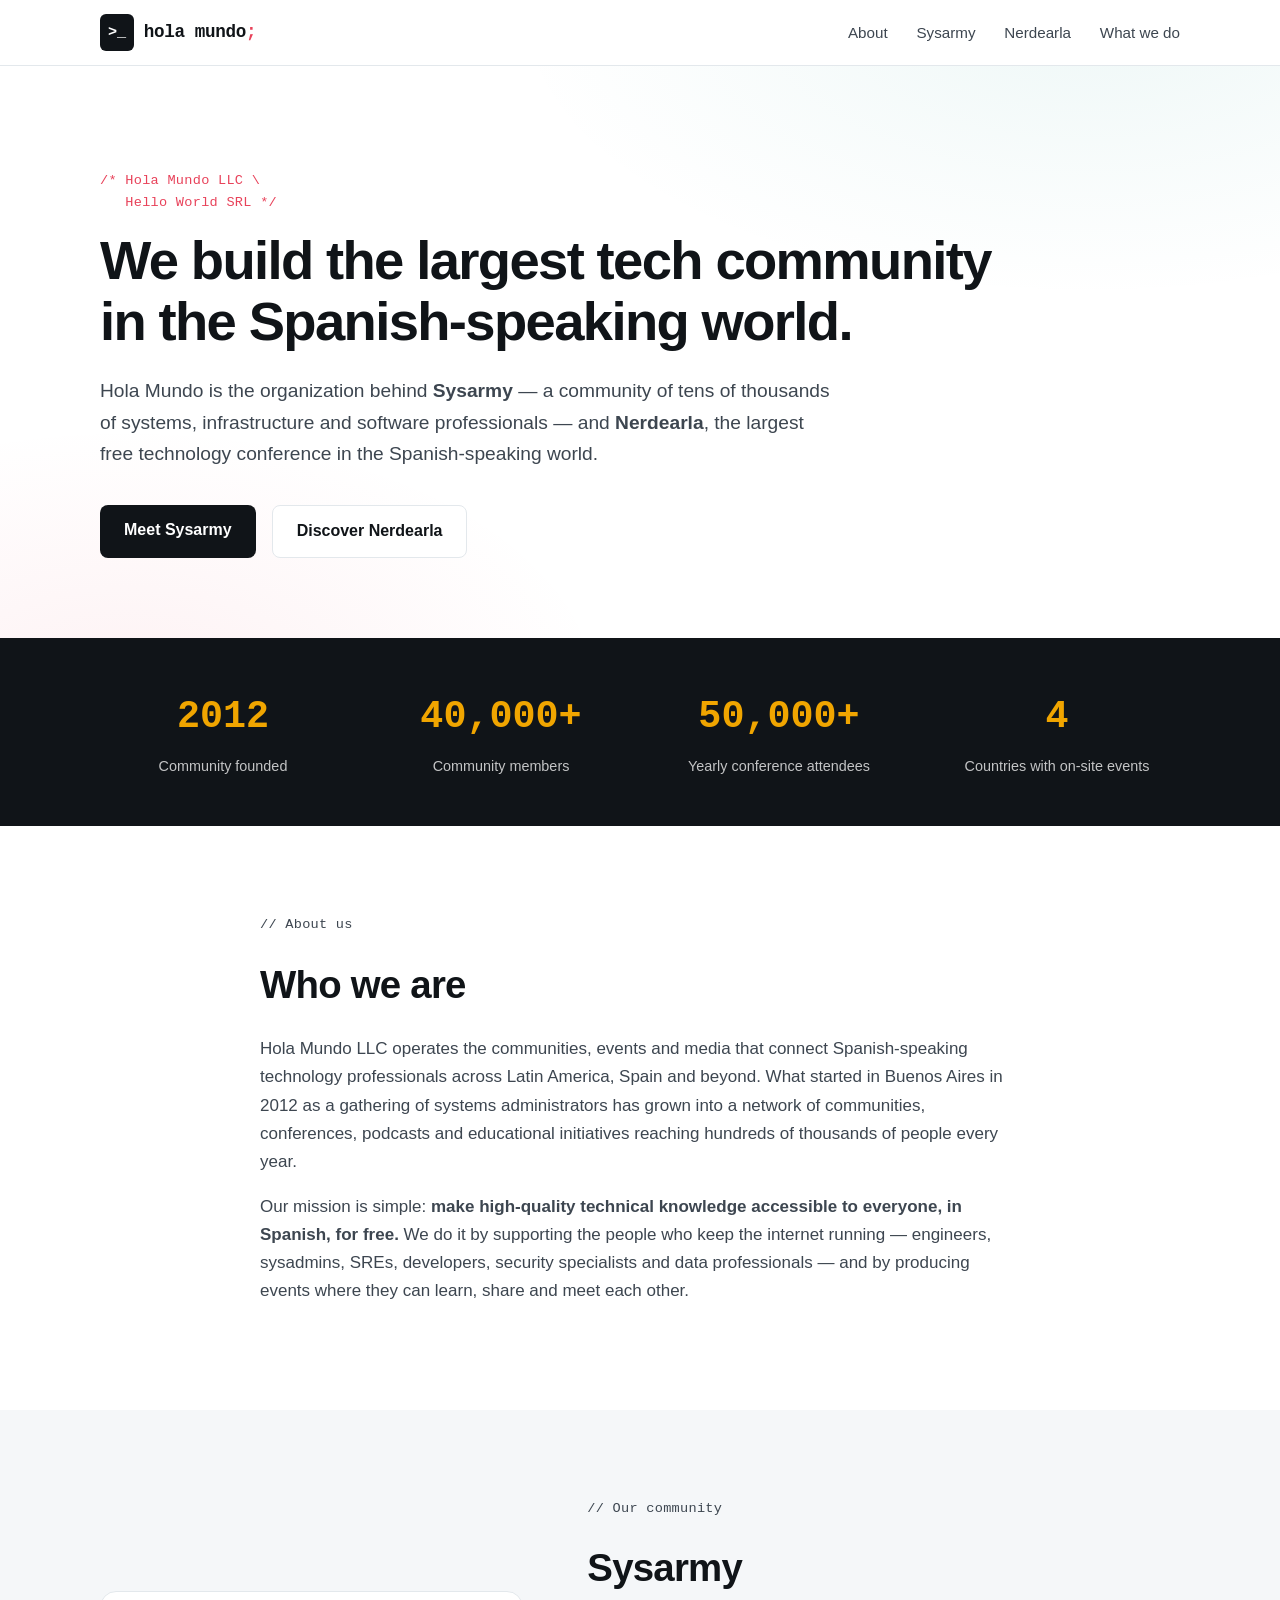
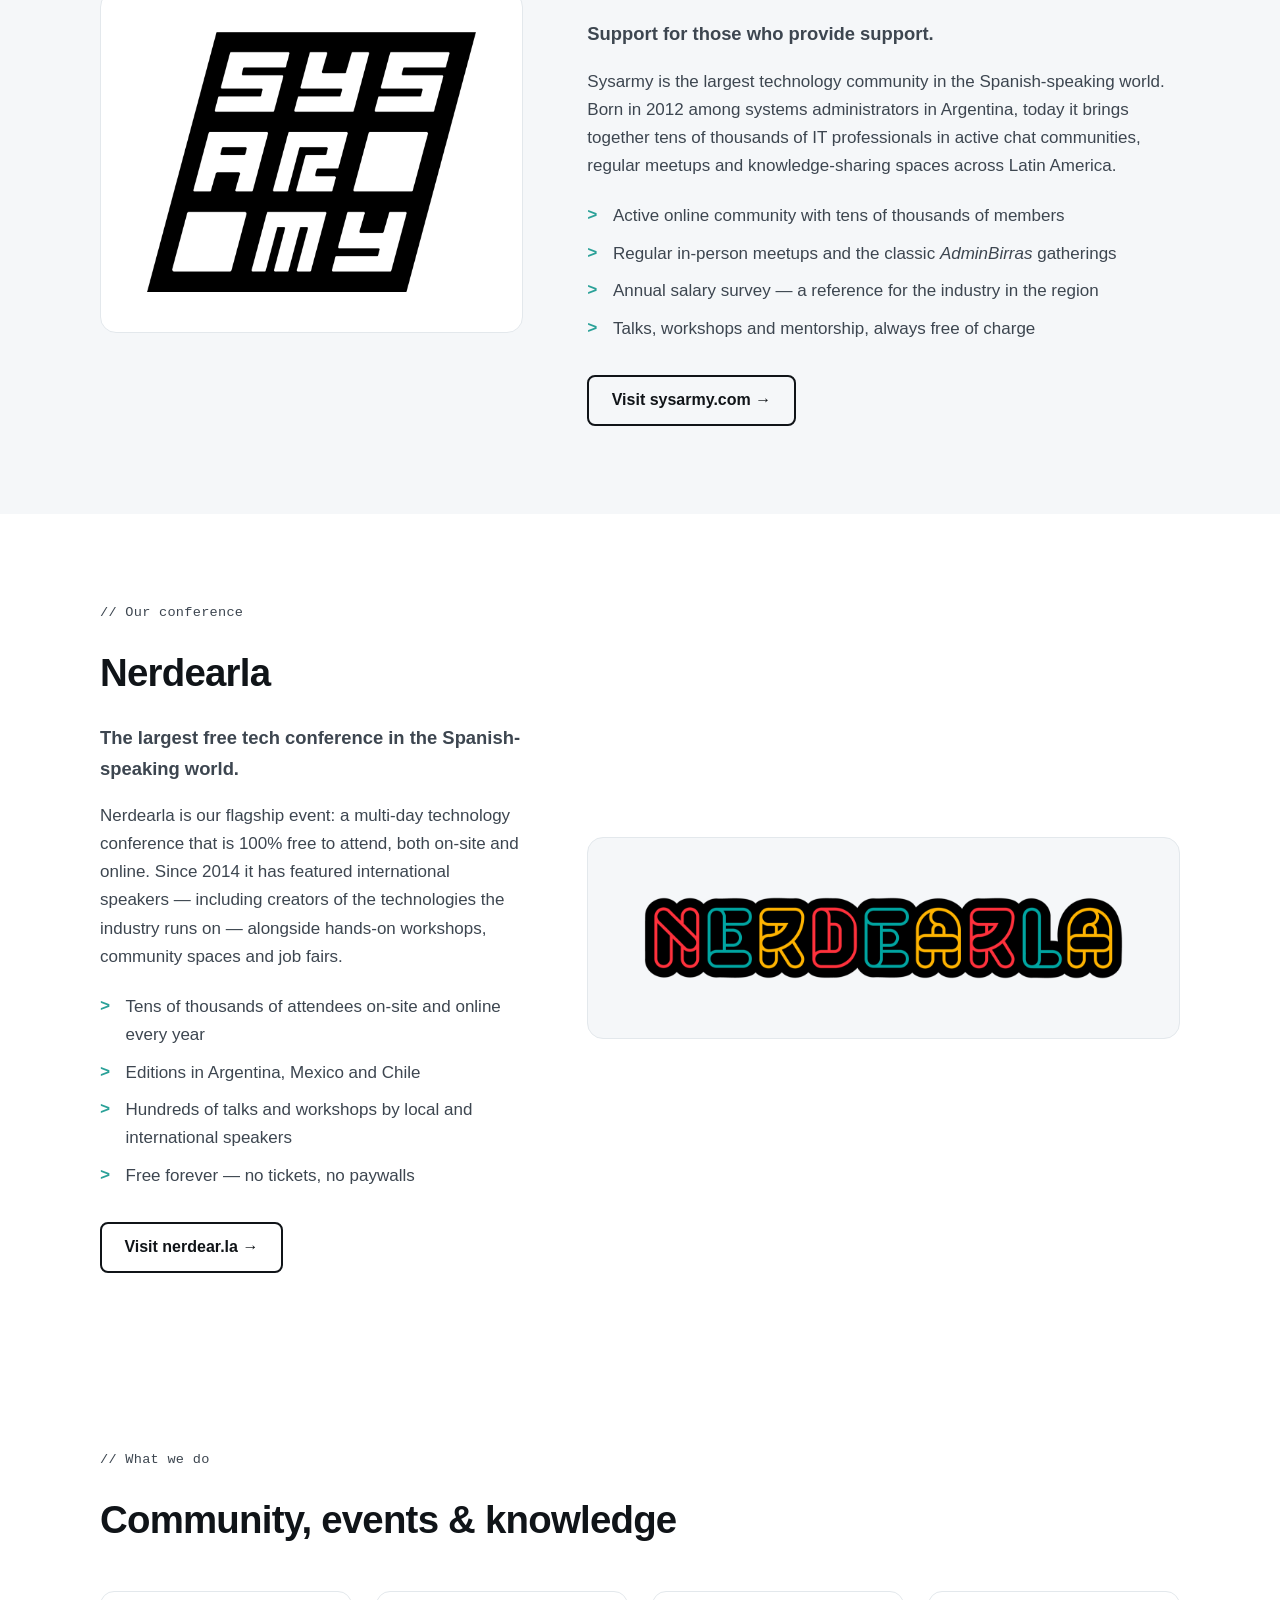
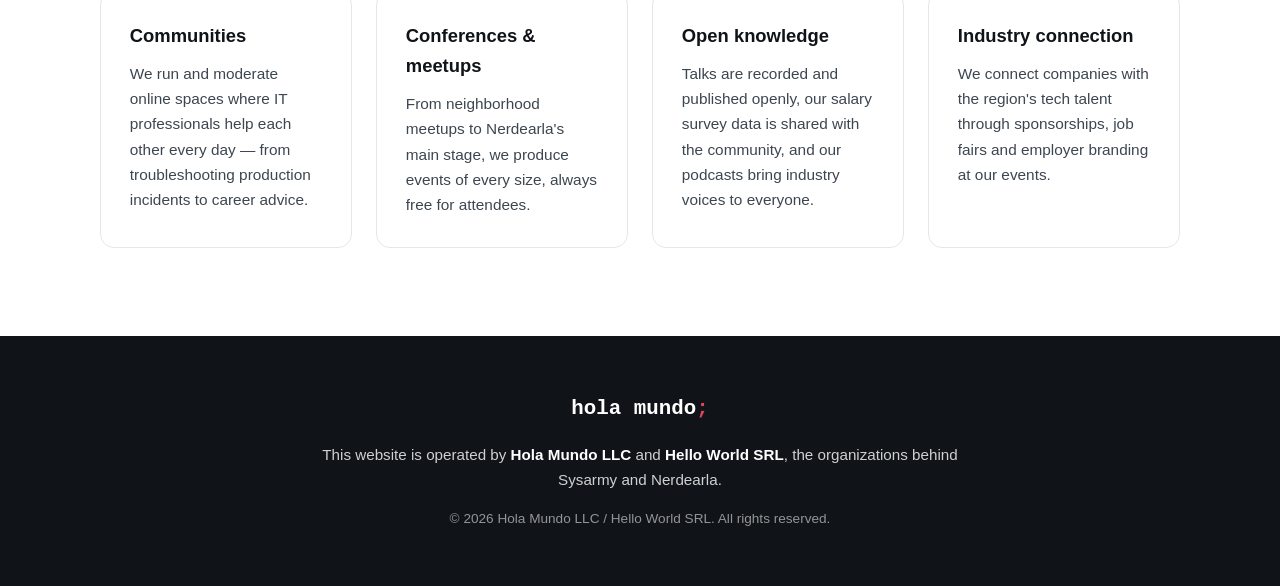
<file: index.html>
<!DOCTYPE html>
<html lang="en">
<head>
  <meta charset="UTF-8">
  <meta name="viewport" content="width=device-width, initial-scale=1.0">
  <title>Hola Mundo — Building the largest tech community in the Spanish-speaking world</title>
  <meta name="description" content="Hola Mundo LLC is the organization behind Sysarmy, the largest tech community in the Spanish-speaking world, and Nerdearla, its largest free tech conference.">
  <link rel="icon" type="image/svg+xml" href="assets/img/favicon.svg">
  <link rel="canonical" href="https://helloworld.ar/">
  <meta property="og:title" content="Hola Mundo — Sysarmy &amp; Nerdearla">
  <meta property="og:description" content="The organization behind Sysarmy and Nerdearla: community, knowledge and free tech events for the Spanish-speaking world.">
  <meta property="og:type" content="website">
  <meta property="og:url" content="https://helloworld.ar/">
  <link rel="stylesheet" href="css/styles.css">
</head>
<body>

  <header class="site-header" id="top">
    <div class="container header-inner">
      <a href="#top" class="brand" aria-label="Hola Mundo — home">
        <span class="brand-mark" aria-hidden="true">&gt;_</span>
        <span class="brand-name">hola mundo<span class="accent">;</span></span>
      </a>
      <nav class="site-nav" aria-label="Main navigation">
        <button class="nav-toggle" aria-expanded="false" aria-controls="nav-menu">
          <span class="sr-only">Menu</span>
          <span class="nav-toggle-bar"></span>
          <span class="nav-toggle-bar"></span>
          <span class="nav-toggle-bar"></span>
        </button>
        <ul id="nav-menu" class="nav-menu">
          <li><a href="#about">About</a></li>
          <li><a href="#sysarmy">Sysarmy</a></li>
          <li><a href="#nerdearla">Nerdearla</a></li>
          <li><a href="#what-we-do">What we do</a></li>
        </ul>
      </nav>
    </div>
  </header>

  <main>

    <!-- Hero -->
    <section class="hero">
      <div class="container">
        <p class="hero-kicker">/* Hola Mundo LLC \<br>&nbsp;&nbsp;&nbsp;Hello World SRL */</p>
        <h1>We build the largest tech community<br class="br-desktop"> in the Spanish-speaking world.</h1>
        <p class="hero-lede">
          Hola Mundo is the organization behind <strong>Sysarmy</strong> — a community of
          tens of thousands of systems, infrastructure and software professionals — and
          <strong>Nerdearla</strong>, the largest free technology conference in the
          Spanish-speaking world.
        </p>
        <div class="hero-actions">
          <a class="btn btn-primary" href="#sysarmy">Meet Sysarmy</a>
          <a class="btn btn-secondary" href="#nerdearla">Discover Nerdearla</a>
        </div>
      </div>
    </section>

    <!-- Stats -->
    <section class="stats" aria-label="Key figures">
      <div class="container stats-grid">
        <div class="stat">
          <span class="stat-number" data-count="2012">2012</span>
          <span class="stat-label">Community founded</span>
        </div>
        <div class="stat">
          <span class="stat-number" data-count="40000">40,000+</span>
          <span class="stat-label">Community members</span>
        </div>
        <div class="stat">
          <span class="stat-number" data-count="30000">50,000+</span>
          <span class="stat-label">Yearly conference attendees</span>
        </div>
        <div class="stat">
          <span class="stat-number">4</span>
          <span class="stat-label">Countries with on-site events</span>
        </div>
      </div>
    </section>

    <!-- About -->
    <section class="section" id="about">
      <div class="container narrow">
        <p class="section-kicker">// About us</p>
        <h2>Who we are</h2>
        <p>
          Hola Mundo LLC operates the communities, events and media that connect
          Spanish-speaking technology professionals across Latin America, Spain and beyond.
          What started in Buenos Aires in 2012 as a gathering of systems administrators has
          grown into a network of communities, conferences, podcasts and educational
          initiatives reaching hundreds of thousands of people every year.
        </p>
        <p>
          Our mission is simple: <strong>make high-quality technical knowledge accessible
          to everyone, in Spanish, for free.</strong> We do it by supporting the people who
          keep the internet running — engineers, sysadmins, SREs, developers, security
          specialists and data professionals — and by producing events where they can
          learn, share and meet each other.
        </p>
      </div>
    </section>

    <!-- Sysarmy -->
    <section class="section product product-sysarmy" id="sysarmy">
      <div class="container product-grid">
        <div class="product-media">
          <img src="assets/img/sysarmy-logo.png" alt="Sysarmy logo" loading="lazy" width="500" height="395">
        </div>
        <div class="product-body">
          <p class="section-kicker">// Our community</p>
          <h2>Sysarmy</h2>
          <p class="product-tagline">Support for those who provide support.</p>
          <p>
            Sysarmy is the largest technology community in the Spanish-speaking world.
            Born in 2012 among systems administrators in Argentina, today it brings
            together tens of thousands of IT professionals in active chat communities,
            regular meetups and knowledge-sharing spaces across Latin America.
          </p>
          <ul class="feature-list">
            <li>Active online community with tens of thousands of members</li>
            <li>Regular in-person meetups and the classic <em>AdminBirras</em> gatherings</li>
            <li>Annual salary survey — a reference for the industry in the region</li>
            <li>Talks, workshops and mentorship, always free of charge</li>
          </ul>
          <a class="btn btn-outline" href="https://sysarmy.com" target="_blank" rel="noopener">Visit sysarmy.com&nbsp;→</a>
        </div>
      </div>
    </section>

    <!-- Nerdearla -->
    <section class="section product product-nerdearla" id="nerdearla">
      <div class="container product-grid reverse">
        <div class="product-media">
          <img src="assets/img/nerdearla-logo.png" alt="Nerdearla logo" loading="lazy" width="640" height="151">
        </div>
        <div class="product-body">
          <p class="section-kicker">// Our conference</p>
          <h2>Nerdearla</h2>
          <p class="product-tagline">The largest free tech conference in the Spanish-speaking world.</p>
          <p>
            Nerdearla is our flagship event: a multi-day technology conference that is
            100% free to attend, both on-site and online. Since 2014 it has featured
            international speakers — including creators of the technologies the industry
            runs on — alongside hands-on workshops, community spaces and job fairs.
          </p>
          <ul class="feature-list">
            <li>Tens of thousands of attendees on-site and online every year</li>
            <li>Editions in Argentina, Mexico and Chile</li>
            <li>Hundreds of talks and workshops by local and international speakers</li>
            <li>Free forever — no tickets, no paywalls</li>
          </ul>
          <a class="btn btn-outline" href="https://nerdear.la" target="_blank" rel="noopener">Visit nerdear.la&nbsp;→</a>
        </div>
      </div>
    </section>

    <!-- What we do -->
    <section class="section" id="what-we-do">
      <div class="container">
        <p class="section-kicker">// What we do</p>
        <h2>Community, events &amp; knowledge</h2>
        <div class="cards">
          <article class="card">
            <h3>Communities</h3>
            <p>
              We run and moderate online spaces where IT professionals help each other
              every day — from troubleshooting production incidents to career advice.
            </p>
          </article>
          <article class="card">
            <h3>Conferences &amp; meetups</h3>
            <p>
              From neighborhood meetups to Nerdearla's main stage, we produce events of
              every size, always free for attendees.
            </p>
          </article>
          <article class="card">
            <h3>Open knowledge</h3>
            <p>
              Talks are recorded and published openly, our salary survey data is shared
              with the community, and our podcasts bring industry voices to everyone.
            </p>
          </article>
          <article class="card">
            <h3>Industry connection</h3>
            <p>
              We connect companies with the region's tech talent through sponsorships,
              job fairs and employer branding at our events.
            </p>
          </article>
        </div>
      </div>
    </section>

  </main>

  <footer class="site-footer">
    <div class="container footer-inner">
      <p class="footer-brand">hola mundo<span class="accent">;</span></p>
      <p class="footer-legal">
        This website is operated by <strong>Hola Mundo LLC</strong> and <strong>Hello World SRL</strong>,
        the organizations behind Sysarmy and Nerdearla.
      </p>
      <p class="footer-copy">© <span id="year">2026</span> Hola Mundo LLC / Hello World SRL. All rights reserved.</p>
    </div>
  </footer>

  <script src="js/main.js"></script>
</body>
</html>
</file>
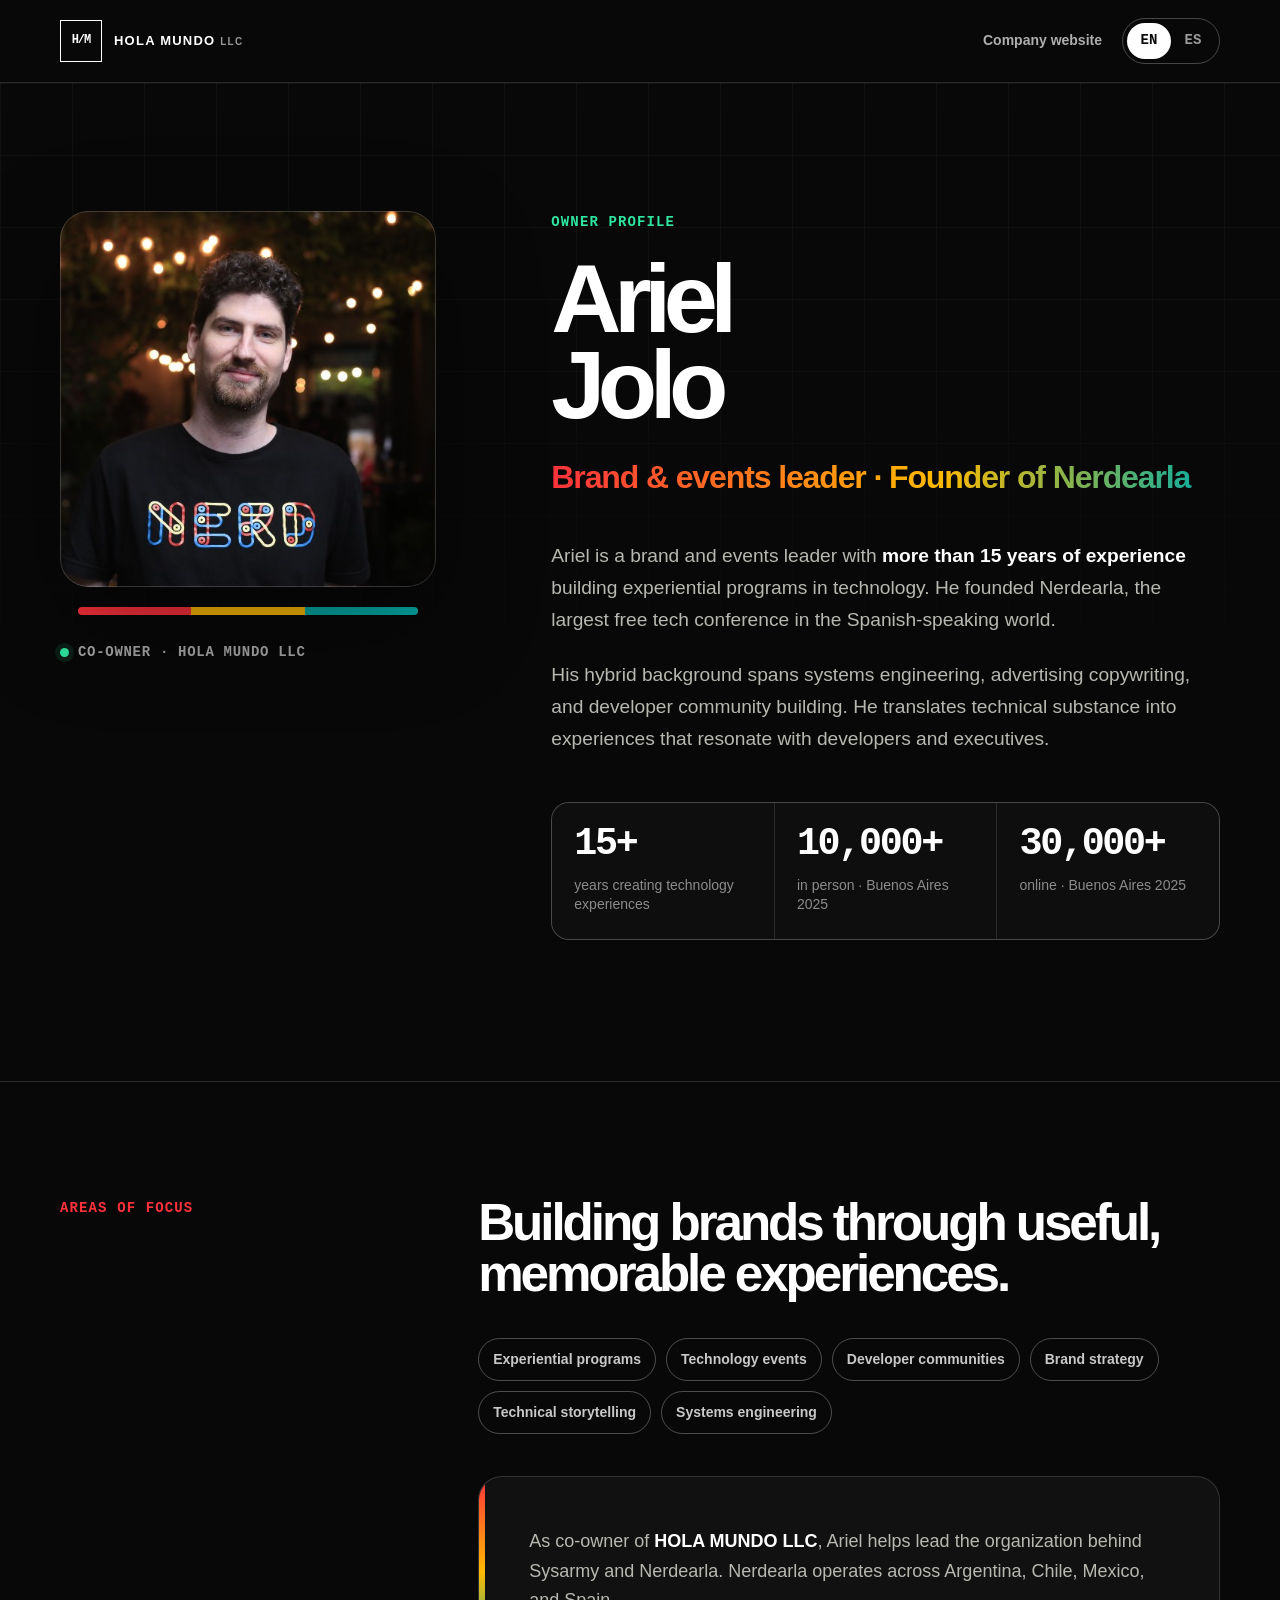
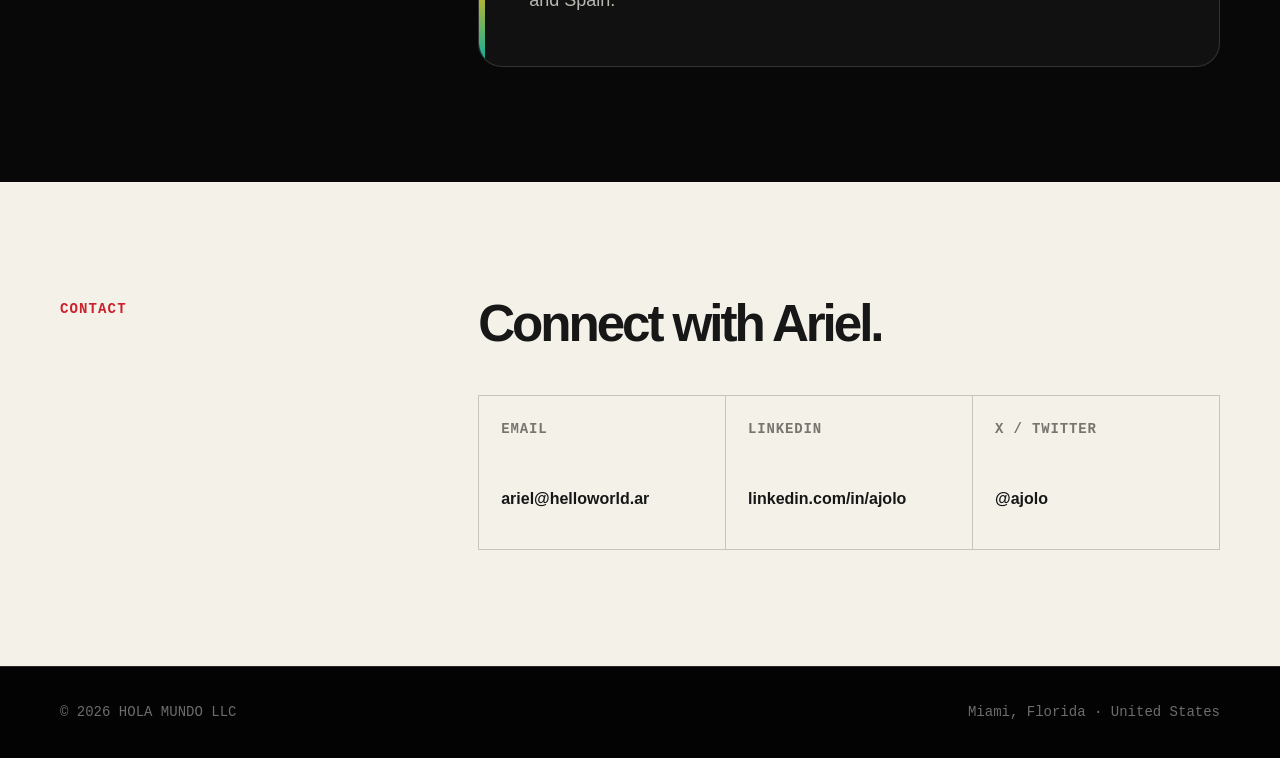
<file: ariel-jolo/index.html>
<!doctype html>
<html lang="en">
  <head>
    <meta charset="UTF-8" />
    <meta name="viewport" content="width=device-width, initial-scale=1.0" />
    <meta name="theme-color" content="#080808" />
    <meta name="robots" content="noindex, nofollow, noarchive, nosnippet" />
    <meta name="googlebot" content="noindex, nofollow, noarchive, nosnippet" />
    <meta name="bingbot" content="noindex, nofollow, noarchive, nosnippet" />
    <meta
      name="description"
      content="Ariel Jolo is co-owner of HOLA MUNDO LLC, founder of Nerdearla, and a brand and events leader in technology."
    />
    <link rel="icon" href="/assets/favicon.png" type="image/png" />
    <link rel="stylesheet" href="/owner-pages.css" />
    <title>Ariel Jolo — Owner, HOLA MUNDO LLC</title>
  </head>
  <body
    data-title-en="Ariel Jolo — Owner, HOLA MUNDO LLC"
    data-title-es="Ariel Jolo — Socio, HOLA MUNDO LLC"
    data-description-en="Ariel Jolo is co-owner of HOLA MUNDO LLC, founder of Nerdearla, and a brand and events leader in technology."
    data-description-es="Ariel Jolo es socio de HOLA MUNDO LLC, fundador de Nerdearla y líder de marca y eventos en tecnología."
  >
    <a class="skip-link" href="#profile">
      <span data-lang="en">Skip to profile</span>
      <span data-lang="es" hidden>Ir al perfil</span>
    </a>

    <header class="site-header">
      <div class="container header-inner">
        <a class="company-wordmark" href="/" aria-label="HOLA MUNDO LLC">
          <span class="wordmark-symbol" aria-hidden="true">H/M</span>
          <span class="wordmark-text">HOLA MUNDO <small>LLC</small></span>
        </a>

        <div class="header-actions">
          <a class="back-link" href="/">
            <span data-lang="en">Company website</span>
            <span data-lang="es" hidden>Sitio de la empresa</span>
          </a>
          <div class="language-switcher" role="group" aria-label="Language / Idioma">
            <button type="button" data-language="en" aria-pressed="true" lang="en">EN</button>
            <button type="button" data-language="es" aria-pressed="false" lang="es">ES</button>
          </div>
        </div>
      </div>
    </header>

    <main class="profile-page" id="profile">
      <div class="grid-background" aria-hidden="true"></div>

      <div class="container profile-hero">
        <aside class="portrait-column">
          <div class="portrait-frame">
            <img
              src="/assets/ariel-jolo.jpg"
              width="500"
              height="500"
              alt="Portrait of Ariel Jolo"
              data-portrait
              data-alt-en="Portrait of Ariel Jolo"
              data-alt-es="Retrato de Ariel Jolo"
            />
          </div>
          <div class="portrait-bars" aria-hidden="true"><span></span><span></span><span></span></div>
          <p class="owner-badge">
            <span data-lang="en">Co-owner · HOLA MUNDO LLC</span>
            <span data-lang="es" hidden>Socio · HOLA MUNDO LLC</span>
          </p>
        </aside>

        <div class="profile-copy">
          <p class="eyebrow">
            <span data-lang="en">Owner profile</span>
            <span data-lang="es" hidden>Perfil del socio</span>
          </p>
          <h1>Ariel<br />Jolo</h1>
          <p class="role">
            <span data-lang="en">Brand &amp; events leader · Founder of Nerdearla</span>
            <span data-lang="es" hidden>Líder de marca y eventos · Fundador de Nerdearla</span>
          </p>

          <div class="bio" data-lang="en">
            <p>
              Ariel is a brand and events leader with <strong>more than 15 years of
              experience</strong> building experiential programs in technology. He
              founded Nerdearla, the largest free tech conference in the
              Spanish-speaking world.
            </p>
            <p>
              His hybrid background spans systems engineering, advertising
              copywriting, and developer community building. He translates technical
              substance into experiences that resonate with developers and executives.
            </p>
          </div>

          <div class="bio" data-lang="es" hidden>
            <p>
              Ariel es líder de marca y eventos, con <strong>más de 15 años de
              experiencia</strong> creando programas y experiencias para la industria
              tecnológica. Fundó Nerdearla, la conferencia tecnológica gratuita más
              grande del mundo de habla hispana.
            </p>
            <p>
              Su perfil combina ingeniería de sistemas, redacción publicitaria y
              construcción de comunidades de desarrolladores. Convierte contenidos
              técnicos en experiencias que conectan tanto con profesionales de
              tecnología como con líderes ejecutivos.
            </p>
          </div>

          <div class="profile-stats" aria-label="Highlights">
            <div class="stat">
              <strong>15+</strong>
              <span data-lang="en">years creating technology experiences</span>
              <span data-lang="es" hidden>años creando experiencias tecnológicas</span>
            </div>
            <div class="stat">
              <strong>10,000+</strong>
              <span data-lang="en">in person · Buenos Aires 2025</span>
              <span data-lang="es" hidden>presenciales · Buenos Aires 2025</span>
            </div>
            <div class="stat">
              <strong>30,000+</strong>
              <span data-lang="en">online · Buenos Aires 2025</span>
              <span data-lang="es" hidden>online · Buenos Aires 2025</span>
            </div>
          </div>
        </div>
      </div>

      <section class="profile-section" aria-labelledby="focus-title">
        <div class="container section-layout">
          <p class="section-kicker">
            <span data-lang="en">Areas of focus</span>
            <span data-lang="es" hidden>Áreas de trabajo</span>
          </p>
          <div class="section-content">
            <h2 id="focus-title">
              <span data-lang="en">Building brands through useful, memorable experiences.</span>
              <span data-lang="es" hidden>Construir marcas a través de experiencias útiles y memorables.</span>
            </h2>
            <div class="focus-list" data-lang="en">
              <span>Experiential programs</span>
              <span>Technology events</span>
              <span>Developer communities</span>
              <span>Brand strategy</span>
              <span>Technical storytelling</span>
              <span>Systems engineering</span>
            </div>
            <div class="focus-list" data-lang="es" hidden>
              <span>Programas experienciales</span>
              <span>Eventos de tecnología</span>
              <span>Comunidades de desarrollo</span>
              <span>Estrategia de marca</span>
              <span>Narrativa técnica</span>
              <span>Ingeniería de sistemas</span>
            </div>
            <div class="organization-card">
              <p data-lang="en">
                As co-owner of <strong>HOLA MUNDO LLC</strong>, Ariel helps lead the
                organization behind Sysarmy and Nerdearla. Nerdearla operates across
                Argentina, Chile, Mexico, and Spain.
              </p>
              <p data-lang="es" hidden>
                Como socio de <strong>HOLA MUNDO LLC</strong>, Ariel lidera la
                organización detrás de Sysarmy y Nerdearla. Nerdearla se realiza en
                Argentina, Chile, México y España.
              </p>
            </div>
          </div>
        </div>
      </section>

      <section class="profile-section contact-section" aria-labelledby="contact-title">
        <div class="container section-layout">
          <p class="section-kicker">
            <span data-lang="en">Contact</span>
            <span data-lang="es" hidden>Contacto</span>
          </p>
          <div class="section-content">
            <h2 id="contact-title">
              <span data-lang="en">Connect with Ariel.</span>
              <span data-lang="es" hidden>Contactá a Ariel.</span>
            </h2>
            <div class="contact-links">
              <a class="contact-link" href="mailto:ariel@helloworld.ar">
                <span>Email</span>
                <strong>ariel@helloworld.ar</strong>
              </a>
              <a class="contact-link" href="https://linkedin.com/in/ajolo" target="_blank" rel="noopener noreferrer nofollow">
                <span>LinkedIn</span>
                <strong>linkedin.com/in/ajolo</strong>
              </a>
              <a class="contact-link" href="https://x.com/ajolo" target="_blank" rel="noopener noreferrer nofollow">
                <span>X / Twitter</span>
                <strong>@ajolo</strong>
              </a>
            </div>
          </div>
        </div>
      </section>
    </main>

    <footer class="site-footer">
      <div class="container footer-inner">
        <p>© <span data-current-year>2026</span> HOLA MUNDO LLC</p>
        <p>Miami, Florida · United States</p>
      </div>
    </footer>

    <script src="/owner-pages.js" defer></script>
  </body>
</html>
</file>
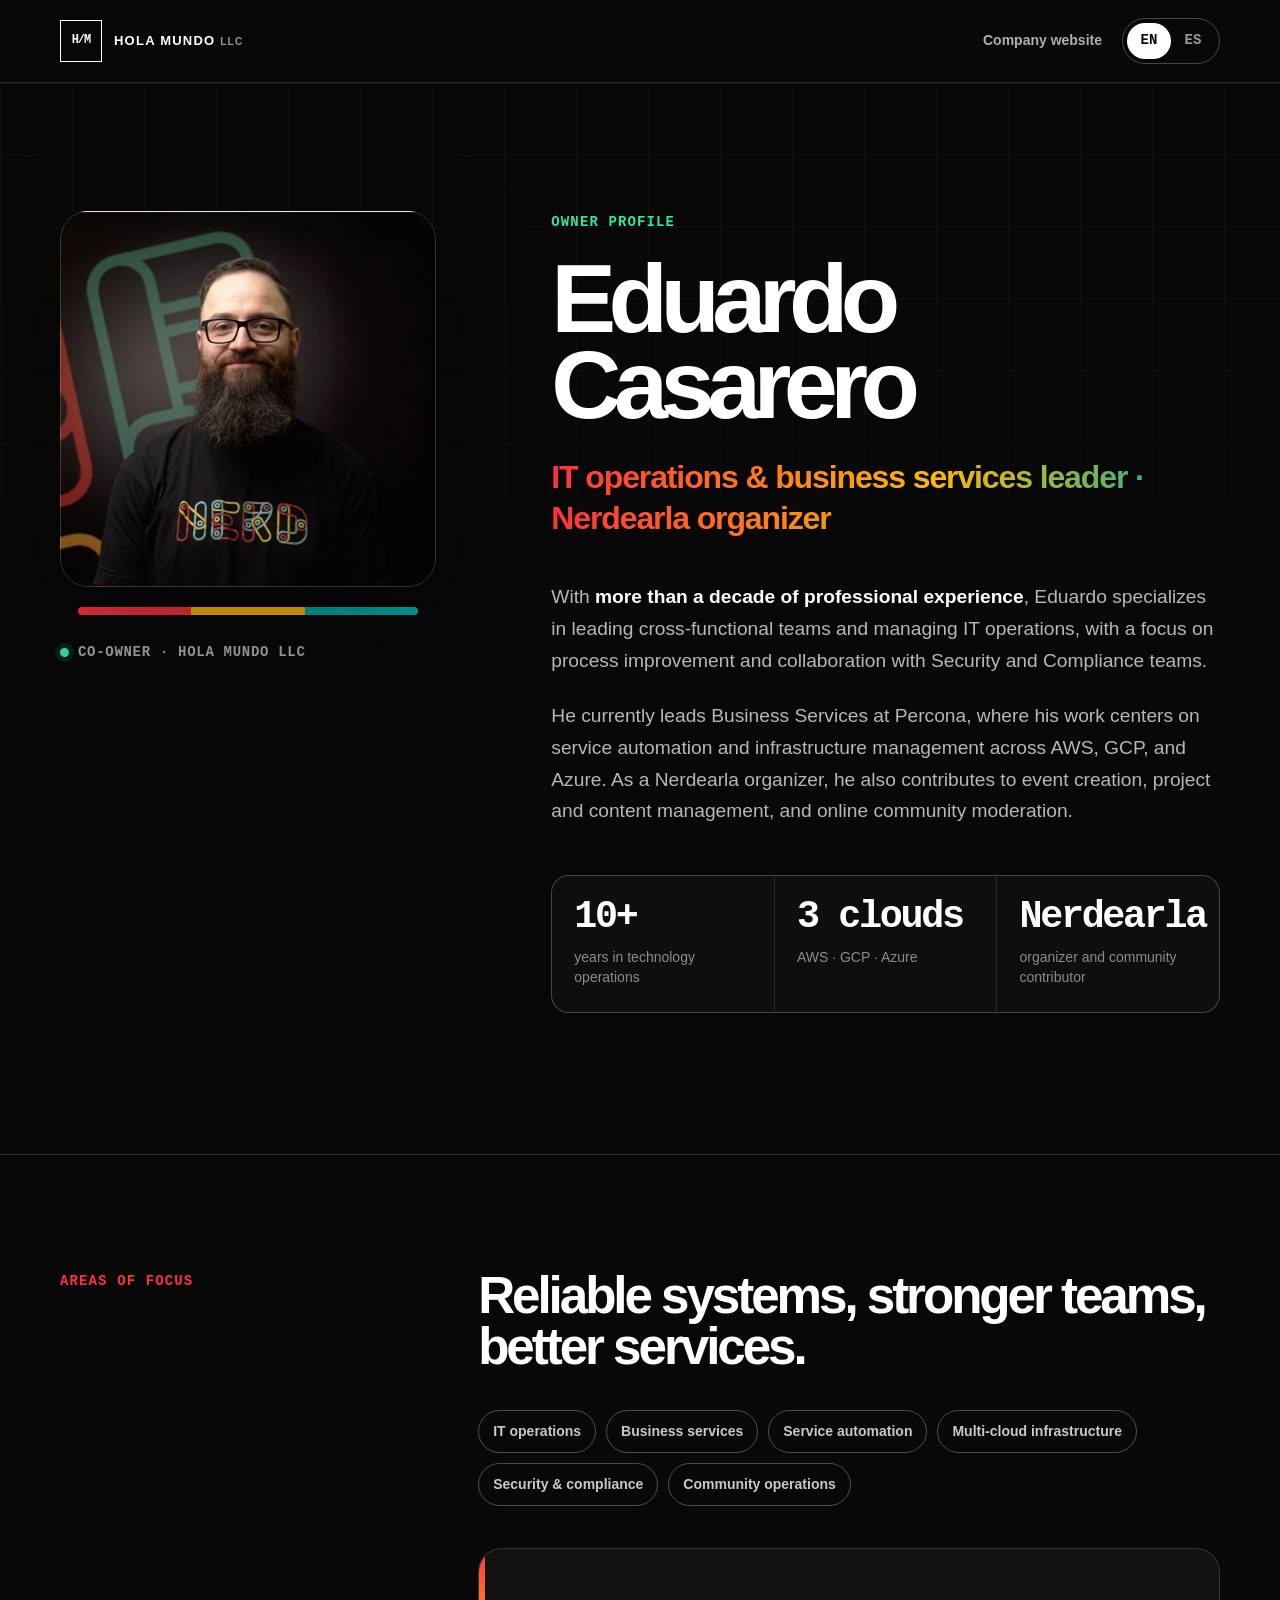
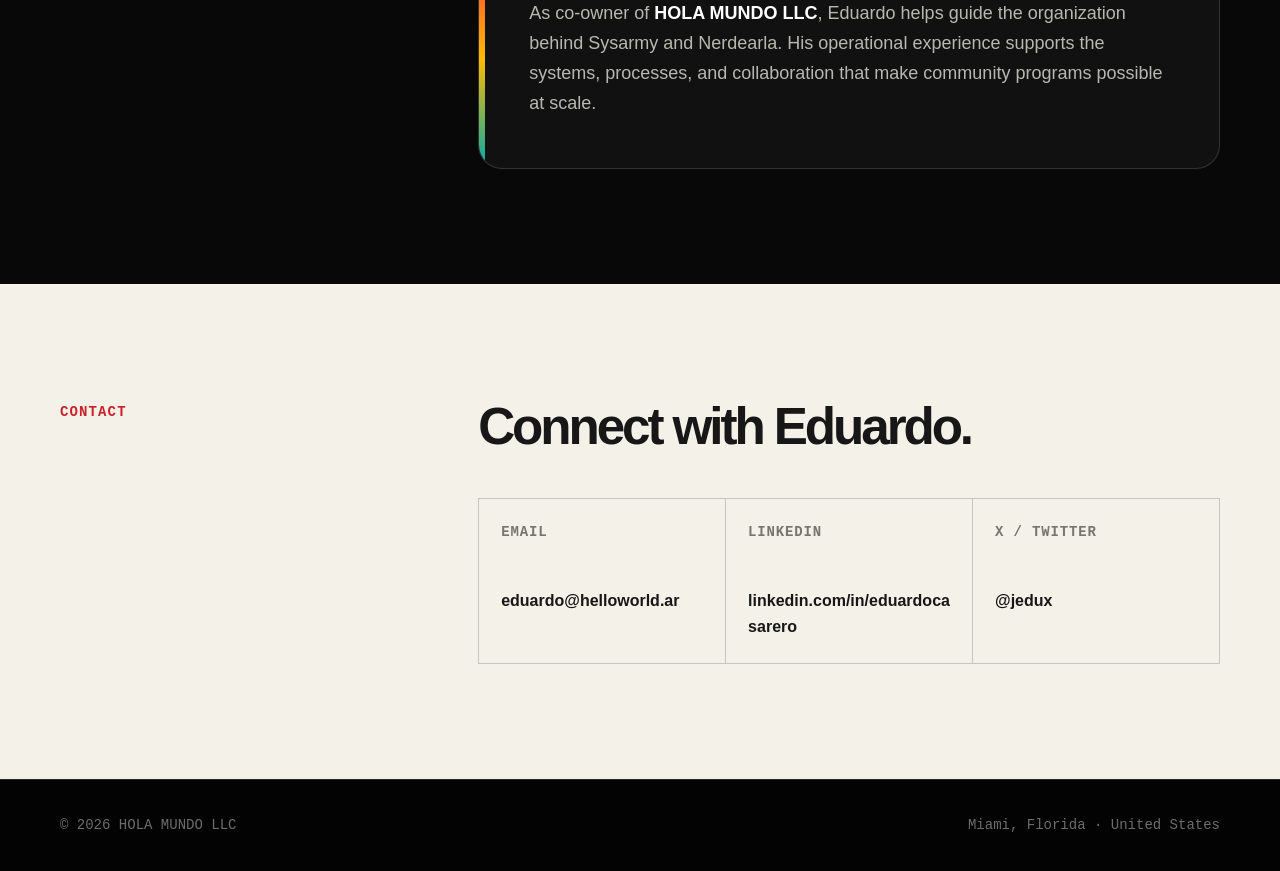
<file: eduardo-casarero/index.html>
<!doctype html>
<html lang="en">
  <head>
    <meta charset="UTF-8" />
    <meta name="viewport" content="width=device-width, initial-scale=1.0" />
    <meta name="theme-color" content="#080808" />
    <meta name="robots" content="noindex, nofollow, noarchive, nosnippet" />
    <meta name="googlebot" content="noindex, nofollow, noarchive, nosnippet" />
    <meta name="bingbot" content="noindex, nofollow, noarchive, nosnippet" />
    <meta
      name="description"
      content="Eduardo Casarero is co-owner of HOLA MUNDO LLC, an IT operations leader, and a Nerdearla organizer."
    />
    <link rel="icon" href="/assets/favicon.png" type="image/png" />
    <link rel="stylesheet" href="/owner-pages.css" />
    <title>Eduardo Casarero — Owner, HOLA MUNDO LLC</title>
  </head>
  <body
    data-title-en="Eduardo Casarero — Owner, HOLA MUNDO LLC"
    data-title-es="Eduardo Casarero — Socio, HOLA MUNDO LLC"
    data-description-en="Eduardo Casarero is co-owner of HOLA MUNDO LLC, an IT operations leader, and a Nerdearla organizer."
    data-description-es="Eduardo Casarero es socio de HOLA MUNDO LLC, líder de operaciones de IT y organizador de Nerdearla."
  >
    <a class="skip-link" href="#profile">
      <span data-lang="en">Skip to profile</span>
      <span data-lang="es" hidden>Ir al perfil</span>
    </a>

    <header class="site-header">
      <div class="container header-inner">
        <a class="company-wordmark" href="/" aria-label="HOLA MUNDO LLC">
          <span class="wordmark-symbol" aria-hidden="true">H/M</span>
          <span class="wordmark-text">HOLA MUNDO <small>LLC</small></span>
        </a>

        <div class="header-actions">
          <a class="back-link" href="/">
            <span data-lang="en">Company website</span>
            <span data-lang="es" hidden>Sitio de la empresa</span>
          </a>
          <div class="language-switcher" role="group" aria-label="Language / Idioma">
            <button type="button" data-language="en" aria-pressed="true" lang="en">EN</button>
            <button type="button" data-language="es" aria-pressed="false" lang="es">ES</button>
          </div>
        </div>
      </div>
    </header>

    <main class="profile-page" id="profile">
      <div class="grid-background" aria-hidden="true"></div>

      <div class="container profile-hero">
        <aside class="portrait-column">
          <div class="portrait-frame">
            <img
              src="/assets/eduardo-casarero.jpg"
              width="640"
              height="640"
              alt="Portrait of Eduardo Casarero"
              data-portrait
              data-alt-en="Portrait of Eduardo Casarero"
              data-alt-es="Retrato de Eduardo Casarero"
            />
          </div>
          <div class="portrait-bars" aria-hidden="true"><span></span><span></span><span></span></div>
          <p class="owner-badge">
            <span data-lang="en">Co-owner · HOLA MUNDO LLC</span>
            <span data-lang="es" hidden>Socio · HOLA MUNDO LLC</span>
          </p>
        </aside>

        <div class="profile-copy">
          <p class="eyebrow">
            <span data-lang="en">Owner profile</span>
            <span data-lang="es" hidden>Perfil del socio</span>
          </p>
          <h1>Eduardo<br />Casarero</h1>
          <p class="role">
            <span data-lang="en">IT operations &amp; business services leader · Nerdearla organizer</span>
            <span data-lang="es" hidden>Líder de operaciones de IT y servicios de negocio · Organizador de Nerdearla</span>
          </p>

          <div class="bio" data-lang="en">
            <p>
              With <strong>more than a decade of professional experience</strong>,
              Eduardo specializes in leading cross-functional teams and managing IT
              operations, with a focus on process improvement and collaboration with
              Security and Compliance teams.
            </p>
            <p>
              He currently leads Business Services at Percona, where his work centers
              on service automation and infrastructure management across AWS, GCP, and
              Azure. As a Nerdearla organizer, he also contributes to event creation,
              project and content management, and online community moderation.
            </p>
          </div>

          <div class="bio" data-lang="es" hidden>
            <p>
              Con <strong>más de una década de experiencia profesional</strong>,
              Eduardo se especializa en liderar equipos multidisciplinarios y gestionar
              operaciones de IT, con foco en la mejora de procesos y el trabajo conjunto
              con equipos de Seguridad y Compliance.
            </p>
            <p>
              Actualmente lidera Business Services en Percona, donde trabaja en la
              automatización de servicios y la gestión de infraestructura sobre AWS,
              GCP y Azure. Como organizador de Nerdearla, también participa en la
              creación de eventos, la gestión de proyectos y contenidos, y la
              moderación de comunidades online.
            </p>
          </div>

          <div class="profile-stats" aria-label="Highlights">
            <div class="stat">
              <strong>10+</strong>
              <span data-lang="en">years in technology operations</span>
              <span data-lang="es" hidden>años en operaciones de tecnología</span>
            </div>
            <div class="stat">
              <strong>3 clouds</strong>
              <span data-lang="en">AWS · GCP · Azure</span>
              <span data-lang="es" hidden>AWS · GCP · Azure</span>
            </div>
            <div class="stat">
              <strong>Nerdearla</strong>
              <span data-lang="en">organizer and community contributor</span>
              <span data-lang="es" hidden>organizador y colaborador de la comunidad</span>
            </div>
          </div>
        </div>
      </div>

      <section class="profile-section" aria-labelledby="focus-title">
        <div class="container section-layout">
          <p class="section-kicker">
            <span data-lang="en">Areas of focus</span>
            <span data-lang="es" hidden>Áreas de trabajo</span>
          </p>
          <div class="section-content">
            <h2 id="focus-title">
              <span data-lang="en">Reliable systems, stronger teams, better services.</span>
              <span data-lang="es" hidden>Sistemas confiables, equipos sólidos y mejores servicios.</span>
            </h2>
            <div class="focus-list" data-lang="en">
              <span>IT operations</span>
              <span>Business services</span>
              <span>Service automation</span>
              <span>Multi-cloud infrastructure</span>
              <span>Security &amp; compliance</span>
              <span>Community operations</span>
            </div>
            <div class="focus-list" data-lang="es" hidden>
              <span>Operaciones de IT</span>
              <span>Servicios de negocio</span>
              <span>Automatización de servicios</span>
              <span>Infraestructura multicloud</span>
              <span>Seguridad y compliance</span>
              <span>Operación de comunidades</span>
            </div>
            <div class="organization-card">
              <p data-lang="en">
                As co-owner of <strong>HOLA MUNDO LLC</strong>, Eduardo helps guide the
                organization behind Sysarmy and Nerdearla. His operational experience
                supports the systems, processes, and collaboration that make community
                programs possible at scale.
              </p>
              <p data-lang="es" hidden>
                Como socio de <strong>HOLA MUNDO LLC</strong>, Eduardo participa en la
                dirección de la organización detrás de Sysarmy y Nerdearla. Su
                experiencia operativa fortalece los sistemas, procesos y formas de
                colaboración que hacen posible escalar los programas de la comunidad.
              </p>
            </div>
          </div>
        </div>
      </section>

      <section class="profile-section contact-section" aria-labelledby="contact-title">
        <div class="container section-layout">
          <p class="section-kicker">
            <span data-lang="en">Contact</span>
            <span data-lang="es" hidden>Contacto</span>
          </p>
          <div class="section-content">
            <h2 id="contact-title">
              <span data-lang="en">Connect with Eduardo.</span>
              <span data-lang="es" hidden>Contactá a Eduardo.</span>
            </h2>
            <div class="contact-links">
              <a class="contact-link" href="mailto:eduardo@helloworld.ar">
                <span>Email</span>
                <strong>eduardo@helloworld.ar</strong>
              </a>
              <a class="contact-link" href="https://www.linkedin.com/in/eduardocasarero/" target="_blank" rel="noopener noreferrer nofollow">
                <span>LinkedIn</span>
                <strong>linkedin.com/in/eduardocasarero</strong>
              </a>
              <a class="contact-link" href="https://x.com/jedux" target="_blank" rel="noopener noreferrer nofollow">
                <span>X / Twitter</span>
                <strong>@jedux</strong>
              </a>
            </div>
          </div>
        </div>
      </section>
    </main>

    <footer class="site-footer">
      <div class="container footer-inner">
        <p>© <span data-current-year>2026</span> HOLA MUNDO LLC</p>
        <p>Miami, Florida · United States</p>
      </div>
    </footer>

    <script src="/owner-pages.js" defer></script>
  </body>
</html>
</file>
<file: css/styles.css>
/* ---------------------------------------------------------------------------
   Hola Mundo LLC — helloworld.ar
   Static site, no frameworks.
--------------------------------------------------------------------------- */

:root {
  --ink: #101418;
  --ink-soft: #3d4650;
  --ink-muted: #6b7680;
  --paper: #ffffff;
  --paper-alt: #f5f7f9;
  --line: #e3e8ec;
  --accent: #e8425a;      /* nerdearla red */
  --accent-teal: #2aa198; /* nerdearla teal */
  --accent-gold: #f0a500; /* nerdearla gold */
  --mono: "SF Mono", "Menlo", "Consolas", "Liberation Mono", monospace;
  --sans: -apple-system, BlinkMacSystemFont, "Segoe UI", Roboto, "Helvetica Neue", Arial, sans-serif;
}

* { box-sizing: border-box; }

html { scroll-behavior: smooth; }

body {
  margin: 0;
  font-family: var(--sans);
  font-size: 17px;
  line-height: 1.65;
  color: var(--ink);
  background: var(--paper);
  -webkit-font-smoothing: antialiased;
}

img { max-width: 100%; height: auto; display: block; }

.container {
  width: min(1080px, 100% - 3rem);
  margin-inline: auto;
}

.container.narrow { max-width: 760px; }

.sr-only {
  position: absolute;
  width: 1px; height: 1px;
  padding: 0; margin: -1px;
  overflow: hidden;
  clip: rect(0 0 0 0);
  white-space: nowrap; border: 0;
}

.accent { color: var(--accent); }

/* --- Header ------------------------------------------------------------- */

.site-header {
  position: sticky;
  top: 0;
  z-index: 100;
  background: rgba(255, 255, 255, 0.92);
  backdrop-filter: blur(8px);
  border-bottom: 1px solid var(--line);
}

.header-inner {
  display: flex;
  align-items: center;
  justify-content: space-between;
  padding-block: 0.9rem;
}

.brand {
  display: flex;
  align-items: center;
  gap: 0.6rem;
  text-decoration: none;
  color: var(--ink);
}

.brand-mark {
  font-family: var(--mono);
  font-weight: 700;
  font-size: 0.95rem;
  color: var(--paper);
  background: var(--ink);
  padding: 0.35rem 0.5rem;
  border-radius: 6px;
}

.brand-name {
  font-family: var(--mono);
  font-weight: 700;
  font-size: 1.1rem;
  letter-spacing: -0.02em;
}

.nav-menu {
  display: flex;
  gap: 1.8rem;
  list-style: none;
  margin: 0;
  padding: 0;
}

.nav-menu a {
  text-decoration: none;
  color: var(--ink-soft);
  font-size: 0.95rem;
  font-weight: 500;
}

.nav-menu a:hover { color: var(--accent); }

.nav-toggle {
  display: none;
  background: none;
  border: 0;
  padding: 0.4rem;
  cursor: pointer;
}

.nav-toggle-bar {
  display: block;
  width: 22px;
  height: 2px;
  background: var(--ink);
  margin: 5px 0;
  transition: transform 0.2s ease, opacity 0.2s ease;
}

/* --- Hero ---------------------------------------------------------------- */

.hero {
  padding: 6.5rem 0 5rem;
  background:
    radial-gradient(60rem 30rem at 85% -10%, rgba(42, 161, 152, 0.08), transparent 60%),
    radial-gradient(50rem 28rem at 10% 110%, rgba(232, 66, 90, 0.07), transparent 60%),
    var(--paper);
}

.hero-kicker,
.section-kicker {
  font-family: var(--mono);
  font-size: 0.85rem;
  color: var(--accent);
  margin: 0 0 1rem;
  letter-spacing: 0.02em;
}

.hero h1 {
  font-size: clamp(2.1rem, 5vw, 3.4rem);
  line-height: 1.12;
  letter-spacing: -0.03em;
  margin: 0 0 1.4rem;
}

.hero-lede {
  max-width: 46rem;
  font-size: 1.2rem;
  color: var(--ink-soft);
  margin: 0 0 2.2rem;
}

.hero-actions { display: flex; gap: 1rem; flex-wrap: wrap; }

/* --- Buttons ------------------------------------------------------------- */

.btn {
  display: inline-block;
  padding: 0.75rem 1.5rem;
  border-radius: 8px;
  font-weight: 600;
  font-size: 1rem;
  text-decoration: none;
  transition: transform 0.15s ease, box-shadow 0.15s ease, background 0.15s ease;
}

.btn:hover { transform: translateY(-1px); }

.btn-primary {
  background: var(--ink);
  color: var(--paper);
}

.btn-primary:hover { box-shadow: 0 6px 18px rgba(16, 20, 24, 0.25); }

.btn-secondary {
  background: var(--paper);
  color: var(--ink);
  border: 1px solid var(--line);
}

.btn-secondary:hover { border-color: var(--ink-muted); }

.btn-outline {
  border: 2px solid var(--ink);
  color: var(--ink);
  padding: 0.65rem 1.4rem;
}

.btn-outline:hover {
  background: var(--ink);
  color: var(--paper);
}

/* --- Stats ---------------------------------------------------------------- */

.stats {
  background: var(--ink);
  color: var(--paper);
  padding: 3rem 0;
}

.stats-grid {
  display: grid;
  grid-template-columns: repeat(4, 1fr);
  gap: 2rem;
  text-align: center;
}

.stat-number {
  display: block;
  font-family: var(--mono);
  font-size: clamp(1.6rem, 3.5vw, 2.4rem);
  font-weight: 700;
  color: var(--accent-gold);
}

.stat-label {
  display: block;
  margin-top: 0.35rem;
  font-size: 0.9rem;
  color: rgba(255, 255, 255, 0.75);
}

/* --- Sections ------------------------------------------------------------- */

.section { padding: 5.5rem 0; }

.section h2 {
  font-size: clamp(1.7rem, 3.5vw, 2.4rem);
  letter-spacing: -0.02em;
  margin: 0 0 1.2rem;
}

.section p { color: var(--ink-soft); }

/* --- Product sections ------------------------------------------------------ */

.product-sysarmy { background: var(--paper-alt); }

.product-grid {
  display: grid;
  grid-template-columns: 5fr 7fr;
  gap: 4rem;
  align-items: center;
}

.product-grid.reverse .product-media { order: 2; }
.product-grid.reverse .product-body { order: 1; }

.product-media {
  display: flex;
  justify-content: center;
  align-items: center;
  padding: 2.5rem;
  background: var(--paper);
  border: 1px solid var(--line);
  border-radius: 16px;
}

.product-sysarmy .product-media { background: var(--paper); }
.product-nerdearla .product-media { background: var(--paper-alt); }

.product-media img { max-height: 260px; width: auto; max-width: 100%; }

.product-tagline {
  font-size: 1.15rem;
  font-weight: 600;
  color: var(--ink);
  margin-top: 0;
}

.feature-list {
  padding: 0;
  margin: 1.4rem 0 2rem;
  list-style: none;
}

.feature-list li {
  position: relative;
  padding-left: 1.6rem;
  margin-bottom: 0.6rem;
  color: var(--ink-soft);
}

.feature-list li::before {
  content: ">";
  position: absolute;
  left: 0;
  font-family: var(--mono);
  font-weight: 700;
  color: var(--accent-teal);
}

/* --- Cards ------------------------------------------------------------------ */

.cards {
  display: grid;
  grid-template-columns: repeat(auto-fit, minmax(230px, 1fr));
  gap: 1.5rem;
  margin-top: 2.5rem;
}

.card {
  background: var(--paper);
  border: 1px solid var(--line);
  border-radius: 14px;
  padding: 1.8rem;
  transition: transform 0.15s ease, box-shadow 0.15s ease;
}

.card:hover {
  transform: translateY(-3px);
  box-shadow: 0 10px 28px rgba(16, 20, 24, 0.08);
}

.card h3 {
  margin: 0 0 0.6rem;
  font-size: 1.15rem;
}

.card p {
  margin: 0;
  font-size: 0.96rem;
}

/* --- Footer ------------------------------------------------------------------ */

.site-footer {
  background: var(--ink);
  color: rgba(255, 255, 255, 0.8);
  padding: 3.5rem 0;
  text-align: center;
}

.footer-brand {
  font-family: var(--mono);
  font-weight: 700;
  font-size: 1.3rem;
  color: var(--paper);
  margin: 0 0 1rem;
}

.footer-legal {
  max-width: 40rem;
  margin: 0 auto 1rem;
  font-size: 0.95rem;
}

.footer-legal strong { color: var(--paper); }

.footer-copy {
  font-size: 0.85rem;
  color: rgba(255, 255, 255, 0.55);
  margin: 0;
}

/* --- Reveal animation ---------------------------------------------------------- */

.reveal {
  opacity: 0;
  transform: translateY(18px);
  transition: opacity 0.6s ease, transform 0.6s ease;
}

.reveal.visible {
  opacity: 1;
  transform: none;
}

@media (prefers-reduced-motion: reduce) {
  html { scroll-behavior: auto; }
  .reveal { opacity: 1; transform: none; transition: none; }
}

/* --- Responsive ------------------------------------------------------------------ */

@media (max-width: 860px) {
  .product-grid,
  .product-grid.reverse {
    grid-template-columns: 1fr;
    gap: 2.2rem;
  }

  .product-grid.reverse .product-media { order: 0; }
  .product-grid.reverse .product-body { order: 0; }

  .stats-grid { grid-template-columns: repeat(2, 1fr); }

  .br-desktop { display: none; }
}

@media (max-width: 680px) {
  .nav-toggle { display: block; }

  .nav-menu {
    display: none;
    position: absolute;
    top: 100%;
    left: 0;
    right: 0;
    flex-direction: column;
    gap: 0;
    background: var(--paper);
    border-bottom: 1px solid var(--line);
    padding: 0.5rem 1.5rem 1rem;
  }

  .nav-menu.open { display: flex; }

  .nav-menu li { padding: 0.55rem 0; }

  .hero { padding: 4.5rem 0 3.5rem; }

  .section { padding: 3.5rem 0; }
}
</file>
<file: owner-pages.css>
:root {
  --black: #080808;
  --ink: #171717;
  --paper: #f4f1e9;
  --white: #ffffff;
  --muted: #b8b8b1;
  --line: rgba(255, 255, 255, 0.14);
  --red: #ff323c;
  --yellow: #ffba00;
  --teal: #00aca8;
  --green: #2ee6a0;
  --sans: Inter, ui-sans-serif, -apple-system, BlinkMacSystemFont, "Segoe UI", sans-serif;
  --mono: "SFMono-Regular", Consolas, "Liberation Mono", Menlo, monospace;
}

*,
*::before,
*::after {
  box-sizing: border-box;
}

html {
  background: var(--black);
  color-scheme: dark;
  scroll-behavior: smooth;
}

body {
  min-width: 320px;
  margin: 0;
  background: var(--black);
  color: var(--white);
  font-family: var(--sans);
  font-size: 16px;
  line-height: 1.65;
  -webkit-font-smoothing: antialiased;
}

a {
  color: inherit;
}

button,
a {
  -webkit-tap-highlight-color: transparent;
}

button {
  font: inherit;
}

img {
  display: block;
  max-width: 100%;
}

[hidden] {
  display: none !important;
}

.container {
  width: min(calc(100% - 48px), 1160px);
  margin-inline: auto;
}

.skip-link {
  position: fixed;
  z-index: 100;
  top: 12px;
  left: 12px;
  padding: 10px 16px;
  border-radius: 8px;
  background: var(--white);
  color: var(--black);
  font-weight: 800;
  text-decoration: none;
  transform: translateY(-160%);
}

.skip-link:focus {
  transform: translateY(0);
}

.site-header {
  position: relative;
  z-index: 3;
  border-bottom: 1px solid var(--line);
}

.header-inner {
  display: flex;
  min-height: 82px;
  align-items: center;
  justify-content: space-between;
  gap: 24px;
}

.company-wordmark {
  display: inline-flex;
  align-items: center;
  gap: 12px;
  text-decoration: none;
}

.wordmark-symbol {
  display: grid;
  width: 42px;
  height: 42px;
  place-items: center;
  border: 1px solid currentColor;
  font-family: var(--mono);
  font-size: 12px;
  font-weight: 800;
  letter-spacing: -0.08em;
}

.wordmark-text {
  font-size: 13px;
  font-weight: 850;
  letter-spacing: 0.095em;
}

.wordmark-text small {
  font-size: 10px;
  opacity: 0.58;
}

.header-actions {
  display: flex;
  align-items: center;
  gap: 20px;
}

.back-link {
  color: rgba(255, 255, 255, 0.68);
  font-size: 14px;
  font-weight: 700;
  text-decoration: none;
}

.back-link:hover {
  color: var(--white);
}

.language-switcher {
  display: inline-flex;
  padding: 4px;
  border: 1px solid rgba(255, 255, 255, 0.25);
  border-radius: 999px;
}

.language-switcher button {
  min-width: 44px;
  min-height: 34px;
  padding: 6px 11px;
  border: 0;
  border-radius: 999px;
  background: transparent;
  color: rgba(255, 255, 255, 0.6);
  font-family: var(--mono);
  font-size: 14px;
  font-weight: 800;
  cursor: pointer;
}

.language-switcher button[aria-pressed="true"] {
  background: var(--white);
  color: var(--black);
}

.profile-page {
  position: relative;
  overflow: hidden;
}

.grid-background {
  position: absolute;
  inset: 0 0 auto;
  height: 760px;
  background-image:
    linear-gradient(rgba(255, 255, 255, 0.045) 1px, transparent 1px),
    linear-gradient(90deg, rgba(255, 255, 255, 0.045) 1px, transparent 1px);
  background-size: 72px 72px;
  mask-image: linear-gradient(to bottom, black 0%, transparent 92%);
  pointer-events: none;
}

.profile-hero {
  position: relative;
  z-index: 1;
  display: grid;
  grid-template-columns: minmax(300px, 0.72fr) minmax(0, 1.28fr);
  gap: clamp(58px, 9vw, 130px);
  align-items: start;
  padding: clamp(78px, 10vw, 136px) 0 clamp(90px, 11vw, 150px);
}

.portrait-column {
  position: sticky;
  top: 32px;
}

.portrait-frame {
  position: relative;
  overflow: hidden;
  aspect-ratio: 1 / 1;
  border-radius: 28px;
  background: #171717;
  box-shadow: 0 36px 100px rgba(0, 0, 0, 0.44);
}

.portrait-frame::after {
  position: absolute;
  inset: 0;
  border: 1px solid rgba(255, 255, 255, 0.18);
  border-radius: inherit;
  content: "";
  pointer-events: none;
}

.portrait-frame img {
  width: 100%;
  height: 100%;
  object-fit: cover;
}

.portrait-bars {
  display: grid;
  grid-template-columns: repeat(3, 1fr);
  height: 8px;
  margin: 20px 18px 0;
  overflow: hidden;
  border-radius: 99px;
}

.portrait-bars span:nth-child(1) {
  background: var(--red);
}

.portrait-bars span:nth-child(2) {
  background: var(--yellow);
}

.portrait-bars span:nth-child(3) {
  background: var(--teal);
}

.owner-badge {
  display: inline-flex;
  align-items: center;
  gap: 9px;
  margin-top: 26px;
  color: rgba(255, 255, 255, 0.64);
  font-family: var(--mono);
  font-size: 14px;
  font-weight: 700;
  letter-spacing: 0.05em;
  text-transform: uppercase;
}

.owner-badge::before {
  width: 9px;
  height: 9px;
  border-radius: 50%;
  background: var(--green);
  box-shadow: 0 0 0 5px rgba(46, 230, 160, 0.1);
  content: "";
}

.eyebrow {
  margin: 0 0 22px;
  color: var(--green);
  font-family: var(--mono);
  font-size: 14px;
  font-weight: 800;
  letter-spacing: 0.08em;
  text-transform: uppercase;
}

.profile-copy h1 {
  margin: 0;
  font-size: clamp(3.7rem, 7.6vw, 7.4rem);
  font-weight: 870;
  letter-spacing: -0.078em;
  line-height: 0.88;
}

.role {
  max-width: 760px;
  margin: 30px 0 0;
  background: linear-gradient(90deg, var(--red), var(--yellow) 58%, var(--teal));
  background-clip: text;
  color: transparent;
  font-size: clamp(1.35rem, 2.5vw, 2rem);
  font-weight: 780;
  letter-spacing: -0.035em;
  line-height: 1.28;
}

.bio {
  max-width: 760px;
  margin-top: 42px;
}

.bio p {
  margin: 0 0 24px;
  color: var(--muted);
  font-size: clamp(1.05rem, 1.6vw, 1.2rem);
}

.bio strong {
  color: var(--white);
}

.profile-stats {
  display: grid;
  grid-template-columns: repeat(3, minmax(0, 1fr));
  gap: 1px;
  margin: 48px 0 0;
  overflow: hidden;
  border: 1px solid var(--line);
  border-radius: 18px;
  background: var(--line);
}

.stat {
  min-height: 136px;
  padding: 22px;
  background: #0e0e0e;
}

.stat strong {
  display: block;
  color: var(--white);
  font-family: var(--mono);
  font-size: clamp(1.7rem, 3vw, 2.6rem);
  letter-spacing: -0.06em;
  line-height: 1;
}

.stat span {
  display: block;
  margin-top: 12px;
  color: rgba(255, 255, 255, 0.52);
  font-size: 14px;
  line-height: 1.4;
}

.profile-section {
  padding: clamp(80px, 9vw, 130px) 0;
  border-top: 1px solid var(--line);
}

.section-layout {
  display: grid;
  grid-template-columns: minmax(240px, 0.58fr) minmax(0, 1.42fr);
  gap: clamp(50px, 9vw, 130px);
}

.section-kicker {
  margin: 0;
  color: var(--red);
  font-family: var(--mono);
  font-size: 14px;
  font-weight: 800;
  letter-spacing: 0.08em;
  text-transform: uppercase;
}

.section-content h2 {
  max-width: 760px;
  margin: 0;
  font-size: clamp(2.2rem, 4vw, 4rem);
  font-weight: 850;
  letter-spacing: -0.06em;
  line-height: 1;
}

.focus-list {
  display: flex;
  flex-wrap: wrap;
  gap: 10px;
  margin-top: 38px;
}

.focus-list span {
  padding: 9px 14px;
  border: 1px solid rgba(255, 255, 255, 0.28);
  border-radius: 999px;
  color: rgba(255, 255, 255, 0.78);
  font-size: 14px;
  font-weight: 700;
}

.organization-card {
  position: relative;
  overflow: hidden;
  margin-top: 42px;
  padding: clamp(28px, 5vw, 50px);
  border: 1px solid var(--line);
  border-radius: 24px;
  background: #111;
}

.organization-card::before {
  position: absolute;
  inset: 0 auto 0 0;
  width: 6px;
  content: "";
  background: linear-gradient(var(--red), var(--yellow), var(--teal));
}

.organization-card p {
  max-width: 740px;
  margin: 0;
  color: var(--muted);
  font-size: 18px;
}

.organization-card strong {
  color: var(--white);
}

.contact-section {
  background: var(--paper);
  color: var(--ink);
}

.contact-section .section-kicker {
  color: #c9222c;
}

.contact-section .section-content h2 {
  max-width: 820px;
}

.contact-links {
  display: grid;
  grid-template-columns: repeat(3, 1fr);
  margin-top: 46px;
  border-top: 1px solid rgba(23, 23, 23, 0.2);
  border-left: 1px solid rgba(23, 23, 23, 0.2);
}

.contact-link {
  min-height: 154px;
  padding: 22px;
  border-right: 1px solid rgba(23, 23, 23, 0.2);
  border-bottom: 1px solid rgba(23, 23, 23, 0.2);
  text-decoration: none;
  transition: background 160ms ease, color 160ms ease;
}

.contact-link span {
  display: block;
  color: #77756e;
  font-family: var(--mono);
  font-size: 14px;
  font-weight: 800;
  letter-spacing: 0.06em;
  text-transform: uppercase;
}

.contact-link strong {
  display: block;
  margin-top: 44px;
  overflow-wrap: anywhere;
  font-size: 16px;
}

.contact-link:hover {
  background: var(--ink);
  color: var(--white);
}

.contact-link:hover span {
  color: var(--green);
}

.site-footer {
  padding: 34px 0;
  border-top: 1px solid var(--line);
  background: #030303;
}

.footer-inner {
  display: flex;
  align-items: center;
  justify-content: space-between;
  gap: 24px;
  color: rgba(255, 255, 255, 0.42);
  font-family: var(--mono);
  font-size: 14px;
}

.footer-inner p {
  margin: 0;
}

:focus-visible {
  outline: 3px solid var(--yellow);
  outline-offset: 4px;
}

@media (max-width: 900px) {
  .profile-hero,
  .section-layout {
    grid-template-columns: 1fr;
  }

  .portrait-column {
    position: static;
    width: min(100%, 440px);
  }

  .profile-copy h1 {
    font-size: clamp(3.5rem, 14vw, 6.2rem);
  }
}

@media (max-width: 680px) {
  .container {
    width: min(calc(100% - 32px), 1160px);
  }

  .header-inner {
    min-height: 74px;
  }

  .wordmark-text,
  .back-link {
    display: none;
  }

  .header-actions {
    gap: 12px;
  }

  .profile-hero {
    padding-top: 54px;
  }

  .profile-stats,
  .contact-links {
    grid-template-columns: 1fr;
  }

  .stat {
    min-height: auto;
  }

  .contact-link {
    min-height: 120px;
  }

  .contact-link strong {
    margin-top: 26px;
  }

  .footer-inner {
    align-items: flex-start;
    flex-direction: column;
  }
}

@media (prefers-reduced-motion: reduce) {
  html {
    scroll-behavior: auto;
  }

  *,
  *::before,
  *::after {
    transition-duration: 0.01ms !important;
  }
}
</file>
